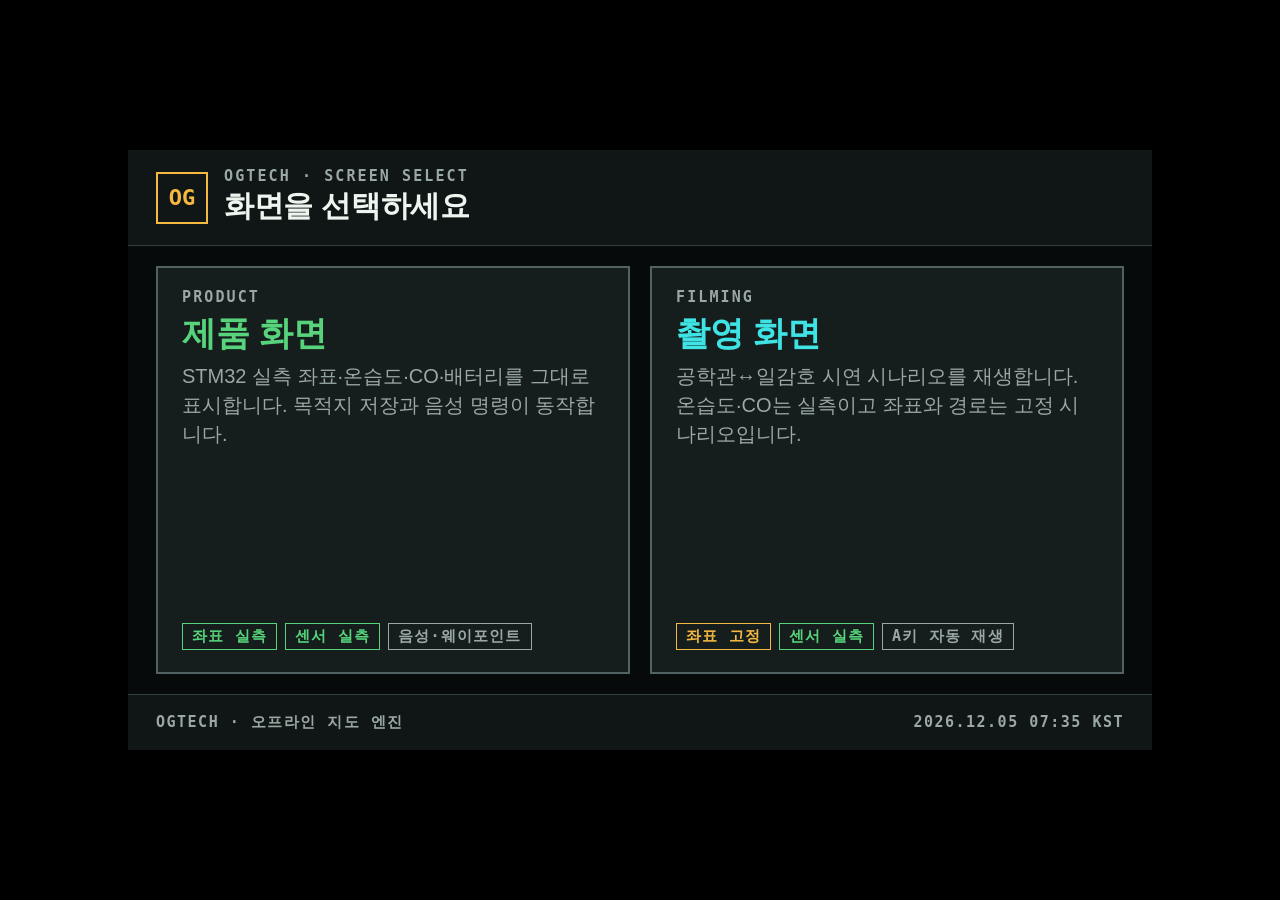
<file: MAP/kiosk/select.html>
<!doctype html>
<html lang="ko">
<head>
  <meta charset="utf-8">
  <meta name="viewport" content="width=device-width, initial-scale=1, maximum-scale=1, user-scalable=no">
  <title>OGTECH · 화면 선택</title>
  <link rel="stylesheet" href="styles.css">
  <style>
    /* 7인치 1024x600 전용. 터치 타깃은 styles.css 규칙(바닥 80px)을 넘긴다. */
    .select-screen {
      width: 1024px;
      height: 600px;
      display: grid;
      grid-template-rows: 96px 1fr 56px;
      background: var(--bg);
      color: var(--text);
    }

    .select-head {
      display: flex;
      align-items: center;
      gap: 16px;
      padding: 0 28px;
      border-bottom: 1px solid var(--line);
      background: var(--panel);
    }

    .select-mark {
      width: 52px;
      height: 52px;
      display: grid;
      place-items: center;
      border: 2px solid var(--amber);
      color: var(--amber);
      font: 900 22px/1 Consolas, monospace;
    }

    .select-head h1 {
      margin: 0;
      font-size: 30px;
      font-weight: 800;
      letter-spacing: -0.01em;
    }

    .select-head .stencil {
      margin: 0 0 2px;
      font: 700 15px/1 Consolas, monospace;
      letter-spacing: 0.14em;
      color: var(--muted);
    }

    .select-grid {
      display: grid;
      grid-template-columns: 1fr 1fr;
      gap: 20px;
      padding: 20px 28px;
    }

    /* 카드 전체가 터치 타깃이다. 손가락이 어디에 닿아도 열린다. */
    .select-card {
      display: grid;
      grid-template-rows: auto auto 1fr auto;
      gap: 10px;
      padding: 22px 24px;
      border: 2px solid var(--line-bright);
      background: var(--panel-raised);
      color: inherit;
      font: inherit;
      text-align: left;
      text-decoration: none;
      cursor: pointer;
    }

    .select-card:active {
      transform: translateY(1px);
      border-color: var(--amber);
    }

    .select-card .stencil {
      margin: 0;
      font: 700 15px/1 Consolas, monospace;
      letter-spacing: 0.14em;
      color: var(--muted);
    }

    .select-card strong {
      font-size: 34px;
      font-weight: 800;
      line-height: 1.1;
    }

    .select-card .desc {
      margin: 0;
      font-size: 20px;
      line-height: 1.45;
      color: var(--muted);
    }

    .select-card .tags {
      display: flex;
      flex-wrap: wrap;
      gap: 8px;
    }

    .select-card .tag {
      padding: 5px 9px;
      border: 1px solid currentColor;
      font: 700 15px/1 Consolas, monospace;
      letter-spacing: 0.08em;
    }

    .tag-live { color: var(--green); }
    .tag-fixed { color: var(--amber); }
    .tag-neutral { color: var(--muted); }

    .card-product strong { color: var(--green); }
    .card-video strong { color: var(--cyan); }

    .select-foot {
      display: flex;
      align-items: center;
      justify-content: space-between;
      padding: 0 28px;
      border-top: 1px solid var(--line);
      background: var(--panel);
      font: 700 15px/1 Consolas, monospace;
      letter-spacing: 0.1em;
      color: var(--muted);
    }
  </style>
</head>
<body>
  <div class="stage">
    <main class="select-screen" aria-label="OGTECH 화면 선택">
      <header class="select-head">
        <div class="select-mark" aria-hidden="true">OG</div>
        <div>
          <p class="stencil">OGTECH · SCREEN SELECT</p>
          <h1>화면을 선택하세요</h1>
        </div>
      </header>

      <div class="select-grid">
        <a class="select-card card-product" href="/product/" id="linkProduct">
          <p class="stencil">PRODUCT</p>
          <strong>제품 화면</strong>
          <p class="desc">STM32 실측 좌표·온습도·CO·배터리를 그대로 표시합니다. 목적지 저장과 음성 명령이 동작합니다.</p>
          <div class="tags">
            <span class="tag tag-live">좌표 실측</span>
            <span class="tag tag-live">센서 실측</span>
            <span class="tag tag-neutral">음성·웨이포인트</span>
          </div>
        </a>

        <a class="select-card card-video" href="/video/?live=1" id="linkVideo">
          <p class="stencil">FILMING</p>
          <strong>촬영 화면</strong>
          <p class="desc">공학관↔일감호 시연 시나리오를 재생합니다. 온습도·CO는 실측이고 좌표와 경로는 고정 시나리오입니다.</p>
          <div class="tags">
            <span class="tag tag-fixed">좌표 고정</span>
            <span class="tag tag-live">센서 실측</span>
            <span class="tag tag-neutral">A키 자동 재생</span>
          </div>
        </a>
      </div>

      <footer class="select-foot">
        <span id="selectReturnHint">OGTECH · 오프라인 지도 엔진</span>
        <span id="selectClock">----.--.-- --:-- KST</span>
      </footer>
    </main>
  </div>

  <script>
    "use strict";
    // 시각은 화면 안에서만 쓰는 표시값이다. RTC 판정은 제품 화면이 한다.
    const clockFormatter = new Intl.DateTimeFormat("ko-KR", {
      timeZone: "Asia/Seoul",
      year: "numeric", month: "2-digit", day: "2-digit",
      hour: "2-digit", minute: "2-digit", hour12: false,
    });

    function updateClock() {
      const parts = Object.fromEntries(
        clockFormatter.formatToParts(new Date()).map((part) => [part.type, part.value])
      );
      document.querySelector("#selectClock").textContent =
        `${parts.year}.${parts.month}.${parts.day} ${parts.hour}:${parts.minute} KST`;
    }

    updateClock();
    window.setInterval(updateClock, 1000);
  </script>
</body>
</html>
</file>
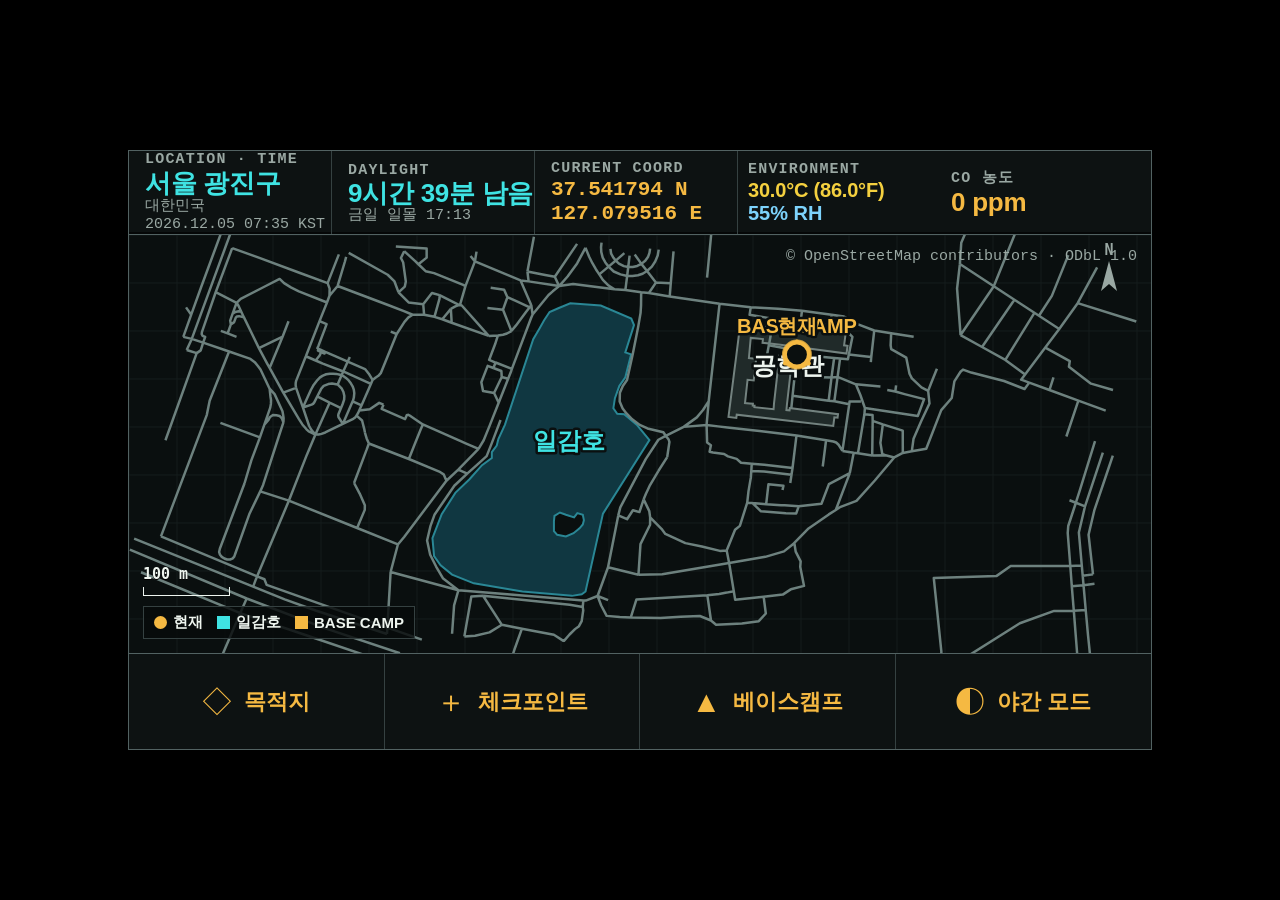
<file: MAP/시연용/video.html>
<!doctype html>
<html lang="ko">
<head>
  <meta charset="utf-8">
  <meta name="viewport" content="width=device-width, initial-scale=1, maximum-scale=1, user-scalable=no">
  <title>SafeAid · 건국대 시연 영상 MAP</title>
  <link rel="stylesheet" href="styles.css">
  <link rel="stylesheet" href="video_styles.css">
  <script src="video_map.js" defer></script>
  <script src="video_app.js" defer></script>
</head>
<body>
  <div class="stage">
    <main class="screen video-screen" aria-label="SafeAid 건국대 영상 촬영 전용 지도">
      <header class="strip" aria-label="핵심 상태">
        <section class="glance glance-location" id="glanceLocation" data-state="normal">
          <p class="stencil">LOCATION · TIME</p>
          <strong>서울 광진구</strong>
          <span class="sub location-meta">
            <span>대한민국</span>
            <span id="locationClock">----.--.-- --:-- KST</span>
          </span>
        </section>
        <section class="glance glance-sun" id="glanceSun" data-state="normal">
          <p class="stencil">DAYLIGHT</p>
          <strong id="daylightValue">계산 중</strong>
          <span class="sub" id="daylightSub">금일 일몰 --:--</span>
        </section>
        <section class="glance glance-coordinate" id="glanceCoordinate" data-state="caution">
          <p class="stencil">CURRENT COORD</p>
          <strong id="currentLatitude">37.541794 N</strong>
          <span class="sub" id="currentLongitude">127.079517 E</span>
        </section>
        <section class="glance glance-env" id="glanceEnv" data-state="caution">
          <p class="stencil">ENVIRONMENT</p>
          <strong id="envTemperature" class="env-temperature" data-level="warm">30.0°C (86.0°F)</strong>
          <span id="envHumidity" class="sub env-humidity">55% RH</span>
        </section>
        <section class="glance glance-co" id="glanceCo" data-state="caution">
          <p class="stencil">CO 농도</p>
          <strong id="coValue">0 ppm</strong>
        </section>
      </header>

      <section class="map" id="mapPanel" aria-label="공학관과 일감호 오프라인 지도">
        <canvas id="mapCanvas"></canvas>

        <div class="alert" id="alert" role="alert" hidden>
          <span class="alert-dot" aria-hidden="true"></span>
          <strong id="alertText">일조 잔여 시간을 계산하고 있습니다.</strong>
        </div>

        <div class="alert alert-route" id="routeAlert" role="alert" hidden>
          <span class="alert-dot" aria-hidden="true"></span>
          <strong id="routeAlertText">경로 이탈 · 현재 위치와 경로를 확인하세요</strong>
        </div>

        <section class="arrival-card" id="arrivalCard" role="status" aria-live="polite" hidden>
          <strong id="arrivalText">목적지에 도착하였습니다.</strong>
        </section>

        <section class="readout-card" id="readout" aria-label="코드가 계산한 경로 정보" hidden>
          <div class="readout-head">
            <p class="stencil" id="readoutLabel">목적지</p>
            <span class="verified map-engine-verified">MAP ENGINE</span>
          </div>
          <div class="readout-body">
            <span class="bearing" id="readoutBearing">—</span>
            <span class="distance" id="readoutDistance">—</span>
          </div>
          <div class="readout-timing" id="readoutTiming">
            <span id="readoutEta">예상 도착 --:-- KST</span>
            <span id="readoutRemainingTime">약 --분 남음</span>
          </div>
        </section>

        <div class="map-meta">
          <div class="scalebar">
            <span id="scaleLabel">100 m</span>
            <i id="scaleBar"></i>
          </div>
          <div class="legend" aria-label="지도 범례">
            <span><i class="dot-current"></i>현재</span>
            <span><i class="dot-goal"></i>일감호</span>
            <span><i class="dot-camp"></i>BASE CAMP</span>
          </div>
        </div>

        <p class="map-attribution" id="mapAttribution">© OpenStreetMap contributors · ODbL 1.0</p>
        <div class="status-toast" id="statusToast" role="status" hidden></div>
      </section>

      <nav class="actions" aria-label="촬영 장면 조작">
        <button class="action" id="btnDestination" type="button" aria-pressed="false">
          <span class="glyph" aria-hidden="true">◇</span>
          <span class="label">목적지</span>
        </button>
        <button class="action" id="btnCheckpoint" type="button">
          <span class="glyph" aria-hidden="true">＋</span>
          <span class="label">체크포인트</span>
        </button>
        <button class="action" id="btnBasecamp" type="button">
          <span class="glyph" aria-hidden="true">▲</span>
          <span class="label">베이스캠프</span>
        </button>
        <button class="action" id="btnNight" type="button" aria-pressed="false">
          <span class="glyph" aria-hidden="true">◐</span>
          <span class="label">야간 모드</span>
        </button>
      </nav>

      <audio id="destinationAudio" preload="auto" src="destination_set.wav"></audio>
      <audio id="arrivalAudio" preload="auto" src="destination_arrived.wav"></audio>
      <audio id="basecampAudio" preload="auto" src="return_to_base.wav"></audio>
    </main>

    <aside class="director" id="director" aria-label="촬영 보조 패널">
      <p class="stencil">DIRECTOR · 화면 밖</p>
      <p class="director-current"><b id="directorKey">1</b> <em id="directorScene">BASE CAMP 시작</em></p>
      <ol>
        <li><b>1</b> 공학관 뒤 BASE CAMP</li>
        <li><b>2</b> 음성 요청 → 일감호 설정</li>
        <li><b>3</b> 일감호로 이동 재생</li>
        <li><b>4</b> 일감호 도착</li>
        <li><b>5</b> 일조 잔여 경고 + 음성</li>
        <li><b>6</b> BASE CAMP 복귀 재생</li>
        <li><b>7</b> BASE CAMP 도착</li>
      </ol>
      <p><b>A</b> 전체 자동 시연 · <b>Space</b> 다음 · <b>B</b> 음성 재생 · <b>T</b> 일몰 답변 · <b>R</b> 처음 · <b>N</b> 야간 · <b>D</b> 경로 이탈</p>
      <p>좌표·센서 값은 촬영용 시나리오 값입니다. 화면 아래 버튼은 제품 조작 흐름과 동일합니다.</p>
    </aside>
  </div>
</body>
</html>
</file>
<file: MAP/kiosk/styles.css>
/* OGTECH 시연용 지도 화면 — 7인치 1024x600 (169.5 PPI, 1mm = 6.675px)
 *
 * 물리 스케일 규칙 (AGENTS.md 6절)
 *   터치 타깃 바닥 80px(12.0mm). 폭이 높이의 2배 이상인 넓은 컨트롤만 72px(10.8mm)
 *   본문 텍스트 20px(3.0mm) 미만 금지. 15px는 스텐실 라벨 전용
 *   상단 계기 스트립은 읽기 전용이라 터치 규격 예외
 *
 * 성능 규칙
 *   backdrop-filter, 큰 blur 그림자, filter() 금지
 *   깊이는 1px 하드 라인 + inset 하이라이트로만
 *   애니메이션은 transform/opacity, 작은 요소에만
 *   외부 폰트·CDN 없음
 */

:root {
  color-scheme: dark;

  /* 색 규율 — 적색은 경고에만. 회색이 녹색을 빌려 쓰지 않습니다 */
  --bg: #070a0a;
  --panel: #101616;
  --panel-raised: #151d1d;
  --line: #354141;
  --line-bright: #526262;
  --muted: #9aa8a3;
  --text: #eef5ef;

  --cyan: #3fe3e3;   /* 계측 판독값 — 시각, 좌표, 거리, 방위 */
  --amber: #f5b942;  /* 주의 — 기본 액션, 모의 데이터, 추정값 */
  --green: #57d47b;  /* 실제 센서로 확인됨 */
  --red: #ff5b58;    /* 경고 — 즉시 행동. 여기만 */
  --grey: #6e7a77;   /* 데이터 없음 */

  --map-bg: #0a0f0f;
  --map-grid: #141c1c;
  --map-contour: #1d2827;
  --map-trail: #6d817e;   /* 야외 화면에서 읽히도록 대비를 올렸습니다 */
}

/* 야간 모드 — 적색 단색.
   백색광은 암순응을 파괴하고 전력도 더 씁니다. */
:root[data-night="on"] {
  --bg: #060202;
  --panel: #150707;
  --panel-raised: #1d0909;
  --line: #4a1414;
  --line-bright: #6b1d1d;
  --muted: #b06060;
  --text: #ffbdbd;

  --cyan: #ff8a8a;
  --amber: #ff7a6a;
  --green: #ff9a9a;
  --red: #ff4d4d;
  --grey: #7a3636;

  --map-bg: #0a0303;
  --map-grid: #1a0808;
  --map-contour: #2a0d0d;
  --map-trail: #6b2626;
}

* { box-sizing: border-box; }

html, body {
  margin: 0;
  height: 100%;
  background: #000;
  font-family: "Noto Sans KR", "Malgun Gothic", Arial, sans-serif;
  color: var(--text);
  overflow: hidden;
}

button { font: inherit; color: inherit; }

.stencil {
  margin: 0;
  color: var(--muted);
  font-family: Consolas, "Courier New", monospace;
  font-size: 15px;              /* 스텐실 라벨 전용 크기 */
  font-weight: 700;
  letter-spacing: 0.08em;
  line-height: 1;
}

/* 개발 PC에서 실기와 같은 크기로 보기 위한 무대.
   Jetson kiosk에서는 화면이 정확히 1024x600이라 여백이 사라집니다. */
.stage {
  display: flex;
  align-items: center;
  justify-content: center;
  gap: 24px;
  height: 100%;
  padding: 16px;
}

.screen {
  position: relative;
  flex: 0 0 auto;
  width: 1024px;
  height: 600px;
  display: grid;
  grid-template-rows: 84px 1fr 96px;   /* 84 + 420 + 96 = 600 */
  background: var(--bg);
  border: 1px solid var(--line-bright);
  overflow: hidden;
}

/* ---------------------------------------------------------------
   상단 계기 스트립 — 글랜서블 4개
   화면을 켠 순간 1초 안에 읽혀야 합니다.
   --------------------------------------------------------------- */

.strip {
  display: grid;
  grid-template-columns: repeat(4, minmax(0, 1fr)) 210px;
  align-items: stretch;
  background: #0d1212;
  border-bottom: 1px solid var(--line-bright);
  box-shadow: inset 0 -2px 0 #050707;
}

:root[data-night="on"] .strip { background: #120505; }

.glance {
  display: flex;
  flex-direction: column;
  justify-content: center;
  gap: 3px;
  padding: 0 16px;
  border-right: 1px solid var(--line);
}

.glance strong {
  font-size: 30px;           /* 글랜서블 = 1초 판독. 본문보다 크게 */
  font-weight: 800;
  line-height: 1;
  letter-spacing: -0.01em;
  color: var(--cyan);
}

.glance .sub {
  font-size: 15px;
  font-family: Consolas, "Courier New", monospace;
  color: var(--muted);
  line-height: 1;
}

/* 상태별 색은 JS가 data-state로 지정합니다 */
.glance[data-state="live"] strong  { color: var(--green); }
.glance[data-state="caution"] strong { color: var(--amber); }
.glance[data-state="warn"] strong  { color: var(--red); }
.glance[data-state="none"] strong  { color: var(--grey); }
.glance[data-state="none"] .sub    { color: var(--grey); }

.glance-env { padding: 0 10px; border-right: 0; }
.glance-env strong { font-size: 20px; }
.glance-env .sub { font-size: 13px; white-space: nowrap; }

.glance-location .location-meta {
  display: grid;
  gap: 2px;
  line-height: 1.05;
}

.glance-coordinate strong,
.glance-coordinate .sub {
  font-family: Consolas, "Courier New", monospace;
  font-size: 21px;
  font-weight: 800;
  line-height: 1;
  color: var(--amber);
}

.glance-co {
  padding: 0 10px;
  border-right: 0;
}

.glance-co strong { font-size: 26px; }
.glance-co .sub { font-size: 14px; white-space: nowrap; }

/* ---------------------------------------------------------------
   지도
   --------------------------------------------------------------- */

.map {
  position: relative;
  background: var(--map-bg);
  overflow: hidden;
}

#mapCanvas {
  display: block;
  width: 100%;
  height: 100%;
}

.map-topline {
  position: absolute;
  top: 12px;
  left: 14px;
  display: flex;
  align-items: center;
  gap: 10px;
  max-width: calc(100% - 28px);
  padding: 4px 6px;
  background: rgba(7, 10, 10, 0.90);
  border: 1px solid var(--line);
  font-size: 20px;
  font-weight: 700;
  color: var(--text);
  text-shadow: 0 1px 0 #000;
}

#mapName {
  max-width: 360px;
  overflow: hidden;
  text-overflow: ellipsis;
  white-space: nowrap;
}

.map.has-alert .map-topline { top: 76px; }

.tag-offline,
.tag-voice {
  flex: 0 0 auto;
  font-family: Consolas, "Courier New", monospace;
  font-size: 15px;
  font-weight: 700;
  letter-spacing: 0.06em;
  padding: 3px 8px;
}

.tag-offline {
  color: var(--green);
  border: 1px solid var(--green);
}

.tag-voice {
  color: var(--cyan);
  border: 1px solid var(--cyan);
}

.tag-voice[data-status="rejected"] {
  color: var(--amber);
  border-color: var(--amber);
}

.tag-voice[hidden] { display: none; }

.tag-demo {
  font-family: Consolas, monospace;
  font-size: 15px;
  font-weight: 900;
  letter-spacing: 0.06em;
  color: var(--amber);
  border: 1px solid var(--amber);
  padding: 3px 8px;
}

.tag-demo[hidden] { display: none; }

.sun-details {
  position: absolute;
  top: 48px;
  left: 14px;
  padding: 4px 8px;
  background: rgba(7, 10, 10, 0.82);
  border: 1px solid var(--line);
  color: var(--cyan);
  font-family: Consolas, "Courier New", monospace;
  font-size: 20px;
  font-weight: 700;
  line-height: 1.15;
  display: grid;
  gap: 4px;
  max-width: calc(100% - 92px);
}

.position-details[data-state="live"] { color: var(--green); }
.position-details[data-state="normal"] { color: var(--cyan); }
.position-details[data-state="none"] { color: var(--muted); }

.map.has-alert .sun-details { top: 112px; }

/* 경고 배너 — 적색. 지도 상단을 가로지릅니다.
   display:flex 가 UA의 [hidden]{display:none} 을 이기므로 명시적으로 되돌립니다. */
.alert[hidden] { display: none; }

.alert {
  position: absolute;
  top: 0;
  left: 0;
  right: 0;
  height: 64px;
  display: flex;
  align-items: center;
  gap: 14px;
  padding: 0 18px;
  background: #2a0b0b;
  border-bottom: 2px solid var(--red);
}

.alert strong {
  font-size: 30px;
  font-weight: 800;
  color: var(--red);
  line-height: 1;
}

/* 작은 요소만 opacity로 점멸시킵니다 */
.alert-dot {
  width: 18px;
  height: 18px;
  flex: 0 0 auto;
  background: var(--red);
  animation: pulse 1.1s steps(1, end) infinite;
}

@keyframes pulse {
  0%, 55% { opacity: 1; }
  56%, 100% { opacity: 0.15; }
}

/* 방위·거리 판독 카드 — 지도 엔진 계산값.
   위쪽은 경고 배너와 목적지 마커가 쓰는 자리라 아래로 내렸습니다.
   마커는 지도 중앙대에 몰리므로 아래 띠가 가장 안전합니다. */
.readout-card {
  position: absolute;
  right: 14px;
  bottom: 14px;
  width: 390px;
  padding: 10px 14px 12px;
  background: var(--panel-raised);
  border: 1px solid var(--line-bright);
  box-shadow: inset 0 1px 0 #26302f;
}

.readout-head {
  display: flex;
  align-items: center;
  justify-content: space-between;
  gap: 8px;
  margin-bottom: 6px;
}

.verified {
  font-size: 15px;
  font-weight: 700;
  color: var(--green);
  border: 1px solid var(--green);
  padding: 2px 7px;
}

.readout-body {
  display: flex;
  align-items: baseline;
  gap: 14px;
}

.bearing, .distance {
  font-family: Consolas, "Courier New", monospace;
  font-weight: 800;
  color: var(--cyan);
  line-height: 1;
}

.bearing  { font-size: 40px; }
.distance { font-size: 34px; }

.readout-timing,
.readout-sub {
  margin: 8px 0 0;
  font-size: 20px;
  color: var(--muted);
  line-height: 1.25;
  display: grid;
  gap: 2px;
}

/* 축척과 범례는 왼쪽 아래. 오른쪽 아래는 판독 카드가 씁니다 */
.map-meta {
  position: absolute;
  left: 14px;
  bottom: 14px;
  display: flex;
  flex-direction: column;
  align-items: flex-start;
  gap: 10px;
}

.scalebar {
  display: flex;
  flex-direction: column;
  align-items: flex-start;
  gap: 4px;
  font-family: Consolas, monospace;
  font-size: 15px;
  font-weight: 700;
  color: var(--text);
  text-shadow: 0 1px 0 #000;
}

.scalebar i {
  display: block;
  height: 9px;
  border: 1px solid var(--text);
  border-top: 0;
}

.legend {
  display: flex;
  gap: 14px;
  padding: 6px 10px;
  background: rgba(7, 10, 10, 0.82);
  border: 1px solid var(--line);
}

.legend span {
  display: flex;
  align-items: center;
  gap: 6px;
  font-size: 15px;
  font-weight: 700;
  color: var(--text);
}

.legend i { width: 13px; height: 13px; }
.dot-current { background: var(--green); border-radius: 50%; }
.dot-goal    { background: var(--cyan); }
.dot-camp    { background: var(--amber); }

.status-toast {
  position: absolute;
  left: 50%;
  bottom: 18px;
  min-width: 320px;
  max-width: 620px;
  padding: 12px 18px;
  transform: translateX(-50%);
  background: var(--panel-raised);
  border: 1px solid var(--amber);
  color: var(--text);
  font-size: 20px;
  font-weight: 700;
  text-align: center;
}

.status-toast[hidden] { display: none; }

.map.selecting { cursor: crosshair; }

/* 부팅 시 한 번 반드시 읽는 작동 한계. 키보드 Escape나 배경 클릭으로 닫히지 않습니다. */
.boot-notice {
  position: fixed;
  inset: 0;
  z-index: 100;
  display: grid;
  place-items: center;
  padding: 24px;
  background: rgba(0, 0, 0, 0.92);
}

.boot-notice[hidden] { display: none; }

.boot-notice-card {
  width: min(820px, calc(100vw - 48px));
  max-height: calc(100vh - 48px);
  overflow-y: auto;
  padding: 19px 30px;
  background: var(--panel-raised);
  border: 2px solid var(--amber);
  box-shadow: inset 0 0 0 1px #050707;
}

.boot-notice h1 {
  margin: 8px 0 10px;
  color: var(--amber);
  font-size: 38px;
  line-height: 1.15;
}

.boot-notice p {
  margin: 0 0 10px;
  font-size: 24px;
  line-height: 1.45;
}

.boot-notice .boot-note {
  color: var(--muted);
  font-size: 20px;
}

.boot-diagnostics {
  margin-top: 4px;
}

.boot-diagnostics ul {
  display: grid;
  grid-template-columns: repeat(3, 1fr);
  gap: 6px;
  margin: 6px 0 0;
  padding: 0;
  list-style: none;
}

.boot-diagnostics li {
  min-height: 58px;
  display: grid;
  grid-template-columns: 1fr auto;
  align-items: center;
  gap: 8px;
  padding: 5px 8px;
  border: 1px solid var(--line);
  background: #0b1010;
  font-size: 20px;
}

.boot-diagnostics li strong { color: var(--grey); }
.boot-diagnostics li small {
  grid-column: 1 / -1;
  min-width: 0;
  overflow: hidden;
  color: var(--muted);
  font-size: 20px;
  line-height: 1.15;
  text-overflow: ellipsis;
  white-space: nowrap;
}
.boot-diagnostics li[data-state="pass"] strong { color: var(--green); }
.boot-diagnostics li[data-state="demo"] strong { color: var(--amber); }
.boot-diagnostics li[data-state="fail"] strong { color: var(--red); }

#bootAcknowledge {
  width: 100%;
  min-height: 96px;
  margin-top: 10px;
  padding: 12px 20px;
  border: 1px solid var(--amber);
  background: var(--amber);
  color: var(--bg);
  font-size: 24px;
  font-weight: 800;
}

#bootAcknowledge:disabled {
  border-color: var(--grey);
  background: #111717;
  color: var(--grey);
}

#bootAcknowledge:focus-visible {
  outline: 3px solid var(--cyan);
  outline-offset: 4px;
}

/* ---------------------------------------------------------------
   하단 동작 바 — 96px = 14.4mm. 주요 동작 기준
   --------------------------------------------------------------- */

.actions {
  display: grid;
  grid-template-columns: repeat(4, 1fr);
  background: #0d1212;
  border-top: 1px solid var(--line-bright);
}

:root[data-night="on"] .actions { background: #120505; }

.action {
  min-height: 96px;             /* 12mm 바닥을 넘는 14.4mm */
  display: flex;
  align-items: center;
  justify-content: center;
  gap: 12px;
  background: transparent;
  border: 0;
  border-right: 1px solid var(--line);
  color: var(--amber);          /* 기본 액션은 앰버 */
  cursor: pointer;
  -webkit-tap-highlight-color: transparent;
  touch-action: manipulation;
}

.action:last-child { border-right: 0; }

.action .glyph { font-size: 30px; line-height: 1; }
.action .label { font-size: 22px; font-weight: 700; line-height: 1; }

.action:active { background: #182020; }

.action[aria-pressed="true"] {
  color: var(--bg);
  background: var(--amber);
}

.action:focus-visible {
  outline: 3px solid var(--cyan);
  outline-offset: -6px;
}

/* ---------------------------------------------------------------
   촬영 보조 패널 — 장치 UI가 아닙니다. 화면 밖에 있습니다
   --------------------------------------------------------------- */

.director {
  flex: 0 0 auto;
  width: 268px;
  padding: 14px;
  background: #0c1010;
  border: 1px dashed var(--line-bright);
  color: var(--muted);
}

.director[hidden] { display: none; }

.director ol {
  margin: 10px 0 0;
  padding-left: 18px;
  font-size: 14px;
  line-height: 1.65;
}

.director b { color: var(--amber); font-family: Consolas, monospace; }
.director em { color: var(--cyan); font-style: normal; }

@media (max-width: 1360px) {
  .director { display: none; }
}
</file>
<file: MAP/시연용/styles.css>
/* SafeAid 시연용 지도 화면 — 7인치 1024x600 (169.5 PPI, 1mm = 6.675px)
 *
 * 물리 스케일 규칙 (AGENTS.md 6절)
 *   터치 타깃 바닥 80px(12.0mm). 폭이 높이의 2배 이상인 넓은 컨트롤만 72px(10.8mm)
 *   본문 텍스트 20px(3.0mm) 미만 금지. 15px는 스텐실 라벨 전용
 *   상단 계기 스트립은 읽기 전용이라 터치 규격 예외
 *
 * 성능 규칙
 *   backdrop-filter, 큰 blur 그림자, filter() 금지
 *   깊이는 1px 하드 라인 + inset 하이라이트로만
 *   애니메이션은 transform/opacity, 작은 요소에만
 *   외부 폰트·CDN 없음
 */

:root {
  color-scheme: dark;

  /* 색 규율 — 적색은 경고에만. 회색이 녹색을 빌려 쓰지 않습니다 */
  --bg: #070a0a;
  --panel: #101616;
  --panel-raised: #151d1d;
  --line: #354141;
  --line-bright: #526262;
  --muted: #9aa8a3;
  --text: #eef5ef;

  --cyan: #3fe3e3;   /* 계측 판독값 — 시각, 좌표, 거리, 방위 */
  --amber: #f5b942;  /* 주의 — 기본 액션, DEMO, 추정값 */
  --green: #57d47b;  /* 실제 센서로 확인됨 */
  --red: #ff5b58;    /* 경고 — 즉시 행동. 여기만 */
  --grey: #6e7a77;   /* 데이터 없음 */

  --map-bg: #0a0f0f;
  --map-grid: #141c1c;
  --map-contour: #1d2827;
  --map-trail: #6d817e;   /* 야외 화면에서 읽히도록 대비를 올렸습니다 */
}

/* 야간 모드 — 적색 단색.
   백색광은 암순응을 파괴하고 전력도 더 씁니다. */
:root[data-night="on"] {
  --bg: #060202;
  --panel: #150707;
  --panel-raised: #1d0909;
  --line: #4a1414;
  --line-bright: #6b1d1d;
  --muted: #b06060;
  --text: #ffbdbd;

  --cyan: #ff8a8a;
  --amber: #ff7a6a;
  --green: #ff9a9a;
  --red: #ff4d4d;
  --grey: #7a3636;

  --map-bg: #0a0303;
  --map-grid: #1a0808;
  --map-contour: #2a0d0d;
  --map-trail: #6b2626;
}

* { box-sizing: border-box; }

html, body {
  margin: 0;
  height: 100%;
  background: #000;
  font-family: "Noto Sans KR", "Malgun Gothic", Arial, sans-serif;
  color: var(--text);
  overflow: hidden;
}

button { font: inherit; color: inherit; }

.stencil {
  margin: 0;
  color: var(--muted);
  font-family: Consolas, "Courier New", monospace;
  font-size: 15px;              /* 스텐실 라벨 전용 크기 */
  font-weight: 700;
  letter-spacing: 0.08em;
  line-height: 1;
}

/* 개발 PC에서 실기와 같은 크기로 보기 위한 무대.
   Jetson kiosk에서는 화면이 정확히 1024x600이라 여백이 사라집니다. */
.stage {
  display: flex;
  align-items: center;
  justify-content: center;
  gap: 24px;
  height: 100%;
  padding: 16px;
}

.screen {
  position: relative;
  flex: 0 0 auto;
  width: 1024px;
  height: 600px;
  display: grid;
  grid-template-rows: 84px 1fr 96px;   /* 84 + 420 + 96 = 600 */
  background: var(--bg);
  border: 1px solid var(--line-bright);
  overflow: hidden;
}

/* ---------------------------------------------------------------
   상단 계기 스트립 — 글랜서블 4개
   화면을 켠 순간 1초 안에 읽혀야 합니다.
   --------------------------------------------------------------- */

.strip {
  display: grid;
  grid-template-columns: repeat(4, minmax(0, 1fr)) 210px;
  align-items: stretch;
  background: #0d1212;
  border-bottom: 1px solid var(--line-bright);
  box-shadow: inset 0 -2px 0 #050707;
}

:root[data-night="on"] .strip { background: #120505; }

.glance {
  display: flex;
  flex-direction: column;
  justify-content: center;
  gap: 3px;
  padding: 0 16px;
  border-right: 1px solid var(--line);
}

.glance strong {
  font-size: 30px;           /* 글랜서블 = 1초 판독. 본문보다 크게 */
  font-weight: 800;
  line-height: 1;
  letter-spacing: -0.01em;
  color: var(--cyan);
}

.glance .sub {
  font-size: 15px;
  font-family: Consolas, "Courier New", monospace;
  color: var(--muted);
  line-height: 1;
}

/* 상태별 색은 JS가 data-state로 지정합니다 */
.glance[data-state="live"] strong  { color: var(--green); }
.glance[data-state="caution"] strong { color: var(--amber); }
.glance[data-state="warn"] strong  { color: var(--red); }
.glance[data-state="none"] strong  { color: var(--grey); }
.glance[data-state="none"] .sub    { color: var(--grey); }

.glance-env { padding: 0 10px; border-right: 0; }
.glance-env strong { font-size: 20px; }
.glance-env .sub { font-size: 13px; white-space: nowrap; }

.glance-location .location-meta {
  display: grid;
  gap: 2px;
  line-height: 1.05;
}

.glance-coordinate strong,
.glance-coordinate .sub {
  font-family: Consolas, "Courier New", monospace;
  font-size: 21px;
  font-weight: 800;
  line-height: 1;
  color: var(--amber);
}

.glance-co {
  padding: 0 10px;
  border-right: 0;
}

.glance-co strong { font-size: 26px; }
.glance-co .sub { font-size: 14px; white-space: nowrap; }

/* ---------------------------------------------------------------
   지도
   --------------------------------------------------------------- */

.map {
  position: relative;
  background: var(--map-bg);
  overflow: hidden;
}

#mapCanvas {
  display: block;
  width: 100%;
  height: 100%;
}

.map-topline {
  position: absolute;
  top: 12px;
  left: 14px;
  display: flex;
  align-items: center;
  gap: 10px;
  max-width: calc(100% - 28px);
  padding: 4px 6px;
  background: rgba(7, 10, 10, 0.90);
  border: 1px solid var(--line);
  font-size: 20px;
  font-weight: 700;
  color: var(--text);
  text-shadow: 0 1px 0 #000;
}

#mapName {
  max-width: 360px;
  overflow: hidden;
  text-overflow: ellipsis;
  white-space: nowrap;
}

.map.has-alert .map-topline { top: 76px; }

.tag-offline,
.tag-voice {
  flex: 0 0 auto;
  font-family: Consolas, "Courier New", monospace;
  font-size: 15px;
  font-weight: 700;
  letter-spacing: 0.06em;
  padding: 3px 8px;
}

.tag-offline {
  color: var(--green);
  border: 1px solid var(--green);
}

.tag-voice {
  color: var(--cyan);
  border: 1px solid var(--cyan);
}

.tag-voice[data-status="rejected"] {
  color: var(--amber);
  border-color: var(--amber);
}

.tag-voice[hidden] { display: none; }

.tag-demo {
  font-family: Consolas, monospace;
  font-size: 15px;
  font-weight: 900;
  letter-spacing: 0.06em;
  color: var(--amber);
  border: 1px solid var(--amber);
  padding: 3px 8px;
}

.tag-demo[hidden] { display: none; }

.sun-details {
  position: absolute;
  top: 48px;
  left: 14px;
  padding: 4px 8px;
  background: rgba(7, 10, 10, 0.82);
  border: 1px solid var(--line);
  color: var(--cyan);
  font-family: Consolas, "Courier New", monospace;
  font-size: 20px;
  font-weight: 700;
  line-height: 1.15;
  display: grid;
  gap: 4px;
  max-width: calc(100% - 92px);
}

.position-details[data-state="live"] { color: var(--green); }
.position-details[data-state="normal"] { color: var(--cyan); }
.position-details[data-state="none"] { color: var(--muted); }

.map.has-alert .sun-details { top: 112px; }

/* 경고 배너 — 적색. 지도 상단을 가로지릅니다.
   display:flex 가 UA의 [hidden]{display:none} 을 이기므로 명시적으로 되돌립니다. */
.alert[hidden] { display: none; }

.alert {
  position: absolute;
  top: 0;
  left: 0;
  right: 0;
  height: 64px;
  display: flex;
  align-items: center;
  gap: 14px;
  padding: 0 18px;
  background: #2a0b0b;
  border-bottom: 2px solid var(--red);
}

.alert strong {
  font-size: 30px;
  font-weight: 800;
  color: var(--red);
  line-height: 1;
}

/* 작은 요소만 opacity로 점멸시킵니다 */
.alert-dot {
  width: 18px;
  height: 18px;
  flex: 0 0 auto;
  background: var(--red);
  animation: pulse 1.1s steps(1, end) infinite;
}

@keyframes pulse {
  0%, 55% { opacity: 1; }
  56%, 100% { opacity: 0.15; }
}

/* 방위·거리 판독 카드 — 지도 엔진 계산값.
   위쪽은 경고 배너와 목적지 마커가 쓰는 자리라 아래로 내렸습니다.
   마커는 지도 중앙대에 몰리므로 아래 띠가 가장 안전합니다. */
.readout-card {
  position: absolute;
  right: 14px;
  bottom: 14px;
  width: 390px;
  padding: 10px 14px 12px;
  background: var(--panel-raised);
  border: 1px solid var(--line-bright);
  box-shadow: inset 0 1px 0 #26302f;
}

.readout-head {
  display: flex;
  align-items: center;
  justify-content: space-between;
  gap: 8px;
  margin-bottom: 6px;
}

.verified {
  font-size: 15px;
  font-weight: 700;
  color: var(--green);
  border: 1px solid var(--green);
  padding: 2px 7px;
}

.readout-body {
  display: flex;
  align-items: baseline;
  gap: 14px;
}

.bearing, .distance {
  font-family: Consolas, "Courier New", monospace;
  font-weight: 800;
  color: var(--cyan);
  line-height: 1;
}

.bearing  { font-size: 40px; }
.distance { font-size: 34px; }

.readout-timing,
.readout-sub {
  margin: 8px 0 0;
  font-size: 20px;
  color: var(--muted);
  line-height: 1.25;
  display: grid;
  gap: 2px;
}

/* 축척과 범례는 왼쪽 아래. 오른쪽 아래는 판독 카드가 씁니다 */
.map-meta {
  position: absolute;
  left: 14px;
  bottom: 14px;
  display: flex;
  flex-direction: column;
  align-items: flex-start;
  gap: 10px;
}

.scalebar {
  display: flex;
  flex-direction: column;
  align-items: flex-start;
  gap: 4px;
  font-family: Consolas, monospace;
  font-size: 15px;
  font-weight: 700;
  color: var(--text);
  text-shadow: 0 1px 0 #000;
}

.scalebar i {
  display: block;
  height: 9px;
  border: 1px solid var(--text);
  border-top: 0;
}

.legend {
  display: flex;
  gap: 14px;
  padding: 6px 10px;
  background: rgba(7, 10, 10, 0.82);
  border: 1px solid var(--line);
}

.legend span {
  display: flex;
  align-items: center;
  gap: 6px;
  font-size: 15px;
  font-weight: 700;
  color: var(--text);
}

.legend i { width: 13px; height: 13px; }
.dot-current { background: var(--green); border-radius: 50%; }
.dot-goal    { background: var(--cyan); }
.dot-camp    { background: var(--amber); }

.status-toast {
  position: absolute;
  left: 50%;
  bottom: 18px;
  min-width: 320px;
  max-width: 620px;
  padding: 12px 18px;
  transform: translateX(-50%);
  background: var(--panel-raised);
  border: 1px solid var(--amber);
  color: var(--text);
  font-size: 20px;
  font-weight: 700;
  text-align: center;
}

.status-toast[hidden] { display: none; }

.map.selecting { cursor: crosshair; }

/* 부팅 시 한 번 반드시 읽는 작동 한계. 키보드 Escape나 배경 클릭으로 닫히지 않습니다. */
.boot-notice {
  position: fixed;
  inset: 0;
  z-index: 100;
  display: grid;
  place-items: center;
  padding: 24px;
  background: rgba(0, 0, 0, 0.92);
}

.boot-notice[hidden] { display: none; }

.boot-notice-card {
  width: min(820px, calc(100vw - 48px));
  max-height: calc(100vh - 48px);
  overflow-y: auto;
  padding: 19px 30px;
  background: var(--panel-raised);
  border: 2px solid var(--amber);
  box-shadow: inset 0 0 0 1px #050707;
}

.boot-notice h1 {
  margin: 8px 0 10px;
  color: var(--amber);
  font-size: 38px;
  line-height: 1.15;
}

.boot-notice p {
  margin: 0 0 10px;
  font-size: 24px;
  line-height: 1.45;
}

.boot-notice .boot-note {
  color: var(--muted);
  font-size: 20px;
}

.boot-diagnostics {
  margin-top: 4px;
}

.boot-diagnostics ul {
  display: grid;
  grid-template-columns: repeat(3, 1fr);
  gap: 6px;
  margin: 6px 0 0;
  padding: 0;
  list-style: none;
}

.boot-diagnostics li {
  min-height: 58px;
  display: grid;
  grid-template-columns: 1fr auto;
  align-items: center;
  gap: 8px;
  padding: 5px 8px;
  border: 1px solid var(--line);
  background: #0b1010;
  font-size: 20px;
}

.boot-diagnostics li strong { color: var(--grey); }
.boot-diagnostics li small {
  grid-column: 1 / -1;
  min-width: 0;
  overflow: hidden;
  color: var(--muted);
  font-size: 20px;
  line-height: 1.15;
  text-overflow: ellipsis;
  white-space: nowrap;
}
.boot-diagnostics li[data-state="pass"] strong { color: var(--green); }
.boot-diagnostics li[data-state="demo"] strong { color: var(--amber); }
.boot-diagnostics li[data-state="fail"] strong { color: var(--red); }

#bootAcknowledge {
  width: 100%;
  min-height: 96px;
  margin-top: 10px;
  padding: 12px 20px;
  border: 1px solid var(--amber);
  background: var(--amber);
  color: var(--bg);
  font-size: 24px;
  font-weight: 800;
}

#bootAcknowledge:disabled {
  border-color: var(--grey);
  background: #111717;
  color: var(--grey);
}

#bootAcknowledge:focus-visible {
  outline: 3px solid var(--cyan);
  outline-offset: 4px;
}

/* ---------------------------------------------------------------
   하단 동작 바 — 96px = 14.4mm. 주요 동작 기준
   --------------------------------------------------------------- */

.actions {
  display: grid;
  grid-template-columns: repeat(4, 1fr);
  background: #0d1212;
  border-top: 1px solid var(--line-bright);
}

:root[data-night="on"] .actions { background: #120505; }

.action {
  min-height: 96px;             /* 12mm 바닥을 넘는 14.4mm */
  display: flex;
  align-items: center;
  justify-content: center;
  gap: 12px;
  background: transparent;
  border: 0;
  border-right: 1px solid var(--line);
  color: var(--amber);          /* 기본 액션은 앰버 */
  cursor: pointer;
  -webkit-tap-highlight-color: transparent;
  touch-action: manipulation;
}

.action:last-child { border-right: 0; }

.action .glyph { font-size: 30px; line-height: 1; }
.action .label { font-size: 22px; font-weight: 700; line-height: 1; }

.action:active { background: #182020; }

.action[aria-pressed="true"] {
  color: var(--bg);
  background: var(--amber);
}

.action:focus-visible {
  outline: 3px solid var(--cyan);
  outline-offset: -6px;
}

/* ---------------------------------------------------------------
   촬영 보조 패널 — 장치 UI가 아닙니다. 화면 밖에 있습니다
   --------------------------------------------------------------- */

.director {
  flex: 0 0 auto;
  width: 268px;
  padding: 14px;
  background: #0c1010;
  border: 1px dashed var(--line-bright);
  color: var(--muted);
}

.director[hidden] { display: none; }

.director ol {
  margin: 10px 0 0;
  padding-left: 18px;
  font-size: 14px;
  line-height: 1.65;
}

.director b { color: var(--amber); font-family: Consolas, monospace; }
.director em { color: var(--cyan); font-style: normal; }

@media (max-width: 1360px) {
  .director { display: none; }
}
</file>
<file: MAP/시연용/video_styles.css>
/* 2026-08-09 건국대 촬영 전용 화면. 공통 1024x600 디자인은 styles.css를 그대로 쓴다. */

:root {
  --video-water: #103741;
  --video-water-line: #2a8795;
  --video-building: #202a29;
  --video-building-line: #73827f;
  --sky: #7dd3fc;     /* 상대습도 */
  --yellow: #f4d03f;  /* 기온 20~30°C */
}

:root[data-night="on"] {
  --video-water: #210909;
  --video-water-line: #742424;
  --video-building: #180707;
  --video-building-line: #773030;
  --sky: #ff8a8a;
  --yellow: #ff7a6a;
}

.video-screen .glance strong {
  font-size: 26px;
  white-space: nowrap;
}

.video-screen .glance .sub { white-space: nowrap; }
.video-screen .glance-coordinate strong,
.video-screen .glance-coordinate .sub {
  font-size: 21px;
  font-weight: 800;
  color: var(--amber);
}
/* 온도·습도는 같은 크기. 온도 색은 JS가 data-level로, 습도는 하늘색 고정 */
.video-screen .glance-env strong,
.video-screen .glance-env .sub {
  font-family: inherit;
  font-size: 20px;
  font-weight: 800;
  line-height: 1;
}

.video-screen .glance-env .env-temperature[data-level="hot"]  { color: var(--red); }
.video-screen .glance-env .env-temperature[data-level="warm"] { color: var(--yellow); }
.video-screen .glance-env .env-temperature[data-level="cool"] { color: var(--green); }
.video-screen .glance-env .env-temperature[data-level="none"] { color: var(--grey); }
.video-screen .glance-env .env-humidity { color: var(--sky); }

.video-screen .map-canvas.destination-selecting { cursor: crosshair; }

.video-screen .glance-sun { gap: 2px; }

.video-screen .glance-sun .sun-times {
  display: flex;
  flex-direction: column;
  gap: 2px;
  font-family: Consolas, "Courier New", monospace;
  font-size: 24px;
  line-height: 1.08;
}

.video-screen .glance-sun .sunrise { color: var(--cyan); }
.video-screen .glance-sun .sunset { color: var(--red); }
.video-screen .glance-sun .sub[hidden] { display: none; }

.arrival-card {
  position: absolute;
  z-index: 4;
  left: 50%;
  top: 50%;
  width: 620px;
  padding: 30px 24px;
  transform: translate(-50%, -50%);
  background: #101818;
  border: 2px solid var(--cyan);
  box-shadow: inset 0 1px 0 #30403e;
  text-align: center;
}

.arrival-card[hidden] { display: none; }

.arrival-card strong {
  color: var(--cyan);
  font-size: 36px;
  font-weight: 850;
  line-height: 1.15;
}

.map-engine-verified {
  color: var(--amber);
  border-color: var(--amber);
}

.map-attribution {
  position: absolute;
  right: 14px;
  top: 14px;
  margin: 0;
  color: var(--muted);
  font-family: Consolas, "Courier New", monospace;
  font-size: 15px;
  line-height: 1;
}

.map.has-alert .map-attribution { top: 78px; }

/* 경로 이탈 배너. 일조 경고와 같이 뜨면 그 아래에 쌓인다 */
.map.has-alert .alert-route { top: 64px; }
.map.has-route-alert .map-attribution { top: 78px; }
.map.has-alert.has-route-alert .map-attribution { top: 142px; }

.video-screen .status-toast {
  z-index: 3;
  bottom: 76px;
  min-width: 390px;
  color: var(--text);
  border-color: var(--amber);
}

.video-screen .legend .dot-current {
  background: var(--amber);
  border-radius: 50%;
}

.director-current {
  margin: 14px 0 0;
  font-size: 20px;
}

.director > p:last-child {
  margin-bottom: 0;
  font-size: 14px;
  line-height: 1.4;
}
</file>
